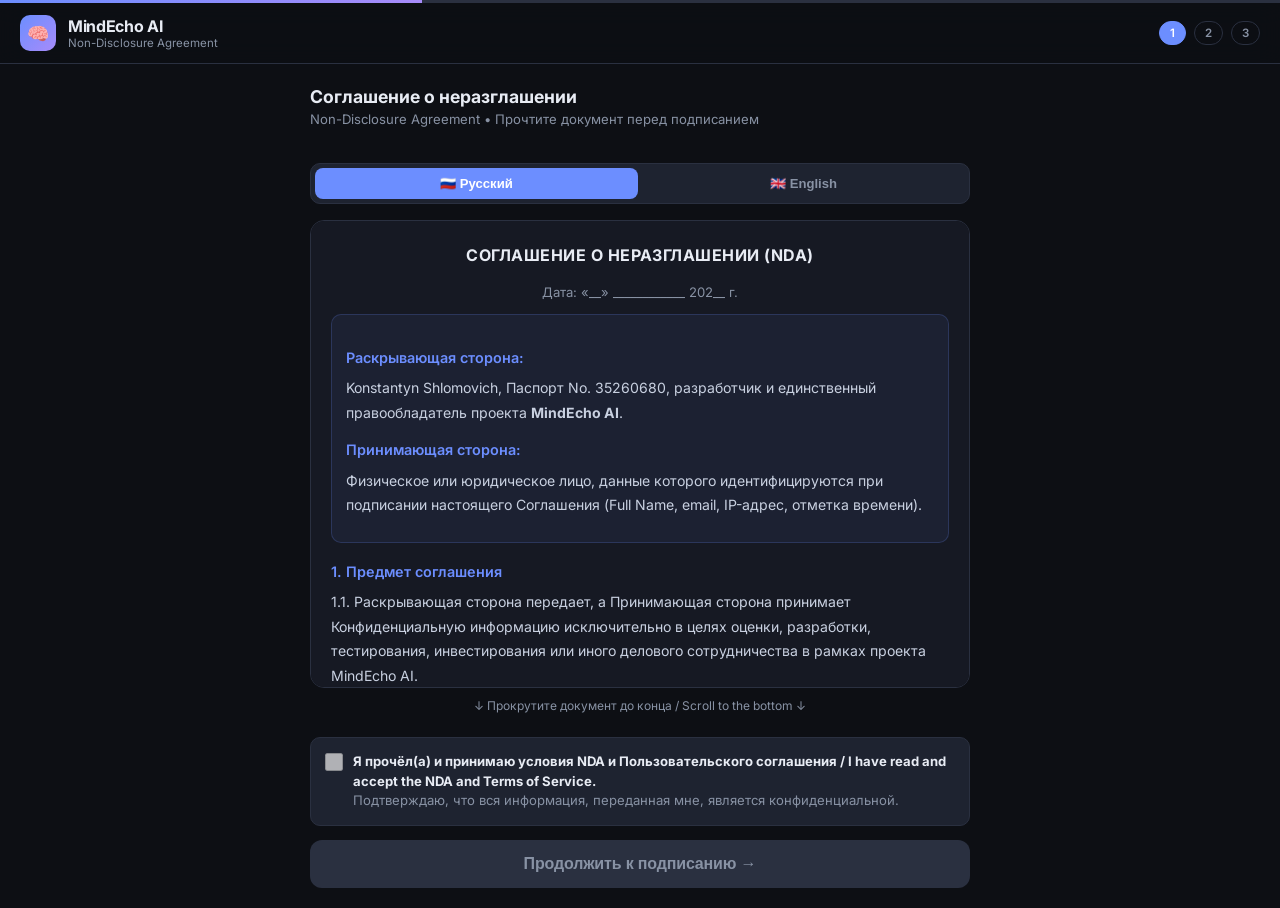
<file: nda-signature/SignaturePage.html>
<!DOCTYPE html>
<html lang="ru">
<head>
<meta charset="UTF-8">
<meta name="viewport" content="width=device-width, initial-scale=1.0, maximum-scale=1.0, user-scalable=no">
<title>MindEcho AI — NDA</title>
<link href="https://fonts.googleapis.com/css2?family=Inter:ital,wght@0,400;0,500;0,600;0,700;1,400&display=swap" rel="stylesheet">
<style>
:root {
  --bg:       #0d0f14;
  --surface:  #161923;
  --surface2: #1e2330;
  --border:   #2a3040;
  --accent:   #6c8eff;
  --accent2:  #a78bfa;
  --success:  #34d399;
  --danger:   #f87171;
  --text:     #e8ecf4;
  --muted:    #8892a4;
  --radius:   14px;
}
*{box-sizing:border-box;margin:0;padding:0;-webkit-tap-highlight-color:transparent}
html,body{height:100%;background:var(--bg);color:var(--text);font-family:'Inter',system-ui,sans-serif;overscroll-behavior:none}

/* ── PROGRESS BAR ── */
.progress-bar-wrap{position:fixed;top:0;left:0;right:0;z-index:100;height:3px;background:var(--border)}
.progress-bar{height:100%;background:linear-gradient(90deg,var(--accent),var(--accent2));transition:width .4s ease}

/* ── HEADER ── */
.top-header{position:fixed;top:3px;left:0;right:0;z-index:99;
  background:rgba(13,15,20,.92);backdrop-filter:blur(12px);
  border-bottom:1px solid var(--border);padding:12px 20px;
  display:flex;align-items:center;gap:12px}
.logo-icon{width:36px;height:36px;border-radius:10px;
  background:linear-gradient(135deg,var(--accent),var(--accent2));
  display:flex;align-items:center;justify-content:center;font-size:18px;flex-shrink:0}
.logo-text h1{font-size:1rem;font-weight:700;letter-spacing:-.02em}
.logo-text p{font-size:.72rem;color:var(--muted)}

.step-pills{display:flex;gap:8px;margin-left:auto}
.step-pill{padding:4px 10px;border-radius:20px;font-size:.72rem;font-weight:600;
  border:1px solid var(--border);color:var(--muted);transition:.3s}
.step-pill.active{background:var(--accent);border-color:var(--accent);color:#fff}
.step-pill.done{background:var(--success);border-color:var(--success);color:#fff}

/* ── MAIN WRAPPER ── */
.main{padding-top:66px;min-height:100vh;display:flex;flex-direction:column}

/* ── SCREENS ── */
.screen{display:none;flex-direction:column;flex:1;padding:20px;max-width:700px;margin:0 auto;width:100%}
.screen.active{display:flex}

/* ── NDA READER ── */
.lang-tabs{display:flex;gap:4px;background:var(--surface2);padding:4px;border-radius:10px;margin-bottom:16px;border:1px solid var(--border)}
.lang-tab{flex:1;padding:8px;text-align:center;border-radius:8px;font-size:.82rem;font-weight:600;cursor:pointer;color:var(--muted);transition:.25s;border:none;background:none}
.lang-tab.active{background:var(--accent);color:#fff}

.nda-scroll{flex:1;background:var(--surface);border:1px solid var(--border);border-radius:var(--radius);
  overflow-y:auto;padding:20px;font-size:.88rem;line-height:1.75;color:#c8d0e0;max-height:52vh;position:relative}
.nda-scroll h2{font-size:1rem;font-weight:700;color:var(--text);margin-bottom:12px;text-align:center;letter-spacing:.03em}
.nda-scroll h3{font-size:.9rem;font-weight:600;color:var(--accent);margin:16px 0 6px}
.nda-scroll p{margin-bottom:10px}
.nda-scroll ul{margin:6px 0 10px 18px}
.nda-scroll li{margin-bottom:4px}
.nda-scroll .highlight-box{background:var(--surface2);border-left:3px solid var(--accent2);
  padding:12px 16px;border-radius:0 8px 8px 0;margin:12px 0;font-style:italic}
.nda-scroll .party-block{background:rgba(108,142,255,.07);border:1px solid rgba(108,142,255,.2);
  border-radius:10px;padding:14px;margin:10px 0}

.scroll-hint{text-align:center;padding:10px;font-size:.75rem;color:var(--muted);display:flex;align-items:center;justify-content:center;gap:6px}
.scroll-hint.hidden{display:none}
.scroll-check{margin:14px 0;display:flex;align-items:flex-start;gap:10px;padding:14px;
  background:var(--surface2);border:1px solid var(--border);border-radius:10px;cursor:pointer}
.scroll-check input{width:18px;height:18px;accent-color:var(--accent);flex-shrink:0;margin-top:1px;cursor:pointer}
.scroll-check label{font-size:.82rem;line-height:1.5;color:var(--muted);cursor:pointer}
.scroll-check label b{color:var(--text)}

/* ── FORM ── */
.section-title{font-size:1.1rem;font-weight:700;margin-bottom:4px}
.section-sub{font-size:.82rem;color:var(--muted);margin-bottom:20px}
.form-row{display:grid;gap:14px;margin-bottom:14px}
@media(min-width:560px){.form-row.two{grid-template-columns:1fr 1fr}}
.field label{display:block;font-size:.78rem;font-weight:600;color:var(--muted);margin-bottom:6px;letter-spacing:.04em;text-transform:uppercase}
.field input{width:100%;padding:13px 16px;background:var(--surface);border:1px solid var(--border);
  border-radius:10px;color:var(--text);font-size:.95rem;outline:none;transition:.2s;font-family:inherit}
.field input:focus{border-color:var(--accent);box-shadow:0 0 0 3px rgba(108,142,255,.15)}
.field input::placeholder{color:var(--muted)}

/* ── CANVAS ── */
.canvas-wrap{border:1.5px dashed var(--border);border-radius:12px;overflow:hidden;
  background:#ffffff;touch-action:none;user-select:none;position:relative;margin-bottom:8px}
#signatureCanvas{display:block;width:100%;height:160px;cursor:crosshair}
.canvas-footer{display:flex;justify-content:space-between;align-items:center;margin-bottom:18px}
.btn-clear{background:none;border:none;color:var(--danger);font-size:.82rem;font-weight:600;cursor:pointer;padding:4px}
.canvas-label{font-size:.78rem;font-weight:600;color:var(--muted);letter-spacing:.04em;text-transform:uppercase;margin-bottom:8px}

/* ── BUTTONS ── */
.btn-primary{width:100%;padding:15px;background:linear-gradient(135deg,var(--accent),var(--accent2));
  color:#fff;border:none;border-radius:12px;font-size:1rem;font-weight:700;cursor:pointer;
  display:flex;align-items:center;justify-content:center;gap:8px;transition:.2s;
  letter-spacing:-.01em;box-shadow:0 8px 24px rgba(108,142,255,.3)}
.btn-primary:hover{transform:translateY(-1px);box-shadow:0 12px 32px rgba(108,142,255,.4)}
.btn-primary:disabled{background:#2a3040;color:var(--muted);cursor:not-allowed;transform:none;box-shadow:none}
.btn-outline{width:100%;padding:13px;background:transparent;color:var(--accent);
  border:1.5px solid var(--accent);border-radius:12px;font-size:.95rem;font-weight:600;
  cursor:pointer;transition:.2s;margin-top:12px}
.btn-outline:hover{background:rgba(108,142,255,.1)}

/* ── SPINNER ── */
.spinner{width:20px;height:20px;border:3px solid rgba(255,255,255,.3);
  border-radius:50%;border-top-color:#fff;animation:spin .8s linear infinite;display:none}
@keyframes spin{to{transform:rotate(360deg)}}

/* ── STATUS ── */
.status-box{display:none;padding:14px 16px;border-radius:10px;font-size:.88rem;text-align:center;margin-top:12px}
.status-ok{background:rgba(52,211,153,.12);border:1px solid rgba(52,211,153,.3);color:var(--success)}
.status-err{background:rgba(248,113,113,.12);border:1px solid rgba(248,113,113,.3);color:var(--danger)}

/* ── SUCCESS SCREEN ── */
.success-card{flex:1;display:flex;flex-direction:column;align-items:center;justify-content:center;text-align:center;gap:16px}
.success-icon{width:80px;height:80px;border-radius:50%;background:linear-gradient(135deg,var(--success),#059669);
  display:flex;align-items:center;justify-content:center;font-size:36px;animation:pop .5s ease}
@keyframes pop{0%{transform:scale(0)}60%{transform:scale(1.15)}100%{transform:scale(1)}}
.success-title{font-size:1.4rem;font-weight:700}
.success-sub{font-size:.88rem;color:var(--muted);max-width:320px;line-height:1.6}
.btn-next{padding:14px 32px;background:linear-gradient(135deg,var(--accent),var(--accent2));
  color:#fff;border:none;border-radius:12px;font-size:1rem;font-weight:700;cursor:pointer;
  text-decoration:none;display:inline-block;margin-top:8px;
  box-shadow:0 8px 24px rgba(108,142,255,.35)}

/* ── SCROLLBAR ── */
.nda-scroll::-webkit-scrollbar{width:5px}
.nda-scroll::-webkit-scrollbar-track{background:transparent}
.nda-scroll::-webkit-scrollbar-thumb{background:var(--border);border-radius:99px}
</style>
</head>
<body>

<div class="progress-bar-wrap"><div class="progress-bar" id="progressBar" style="width:33%"></div></div>

<div class="top-header">
  <div class="logo-icon">🧠</div>
  <div class="logo-text">
    <h1>MindEcho AI</h1>
    <p>Non-Disclosure Agreement</p>
  </div>
  <div class="step-pills">
    <div class="step-pill active" id="pill1">1</div>
    <div class="step-pill" id="pill2">2</div>
    <div class="step-pill" id="pill3">3</div>
  </div>
</div>

<div class="main">

  <!-- ══════════════════════════════════════
       STEP 1: Read the NDA
  ══════════════════════════════════════ -->
  <div class="screen active" id="step1">
    <div style="margin-bottom:16px">
      <div class="section-title">Соглашение о неразглашении</div>
      <div class="section-sub">Non-Disclosure Agreement • Прочтите документ перед подписанием</div>
    </div>

    <!-- Language Tabs -->
    <div class="lang-tabs">
      <button class="lang-tab active" id="tabRU" onclick="switchLang('ru')">🇷🇺 Русский</button>
      <button class="lang-tab" id="tabEN" onclick="switchLang('en')">🇬🇧 English</button>
    </div>

    <!-- NDA Text Scroll Box -->
    <div class="nda-scroll" id="ndaScroll">

      <!-- ===== RUSSIAN VERSION ===== -->
      <div id="langRU">
        <h2>СОГЛАШЕНИЕ О НЕРАЗГЛАШЕНИИ (NDA)</h2>
        <p style="text-align:center;color:var(--muted);font-size:.82rem">Дата: «__» ____________ 202__ г.</p>

        <div class="party-block">
          <h3>Раскрывающая сторона:</h3>
          <p>Konstantyn Shlomovich, Паспорт No. 35260680, разработчик и единственный правообладатель проекта <b>MindEcho AI</b>.</p>
          <h3 style="margin-top:12px">Принимающая сторона:</h3>
          <p>Физическое или юридическое лицо, данные которого идентифицируются при подписании настоящего Соглашения (Full Name, email, IP-адрес, отметка времени).</p>
        </div>

        <h3>1. Предмет соглашения</h3>
        <p>1.1. Раскрывающая сторона передает, а Принимающая сторона принимает Конфиденциальную информацию исключительно в целях оценки, разработки, тестирования, инвестирования или иного делового сотрудничества в рамках проекта MindEcho AI.</p>
        <p>1.2. <b>MindEcho AI</b> — специализированная технологическая экосистема и AI-платформа для психологической фасилитации, гармонизации семейных отношений и развития эмоционального интеллекта у детей. Продукт включает:</p>
        <ul>
          <li>Алгоритмы генерации персональных рекомендаций по взаимодействию между родителями и детьми;</li>
          <li>Модули медитативных и релаксационных практик;</li>
          <li>Инструменты клонирования и синтеза речи (голоса родителей).</li>
        </ul>

        <h3>2. Конфиденциальная информация</h3>
        <p>2.1. Под «Конфиденциальной информацией» понимаются любые сведения в устной, письменной или электронной форме, включая:</p>
        <ul>
          <li>Исходный код, архитектуру, алгоритмы и промпты AI-моделей;</li>
          <li>Архитектуру системы клонирования и синтеза голоса и пользовательские голосовые данные;</li>
          <li>Бизнес-планы, финансовые модели, маркетинговые стратегии, списки инвесторов и партнёров;</li>
          <li>Дизайн интерфейсов, юридическую документацию и внутренние инструкции проекта MindEcho AI.</li>
        </ul>

        <h3>3. Обязательства принимающей стороны</h3>
        <p>3.1. Сохранять Конфиденциальную информацию в строгой тайне и принимать все необходимые меры для её защиты от несанкционированного доступа.</p>
        <p>3.2. Не использовать Конфиденциальную информацию для создания собственных аналогичных продуктов без письменного согласия Раскрывающей стороны.</p>
        <p>3.3. Не копировать, не воспроизводить и не передавать Конфиденциальную информацию третьим лицам.</p>

        <h3>4. Электронная подпись и идентификация</h3>
        <p>4.1. Стороны признают, что настоящее Соглашение заключается в электронной форме и имеет полную юридическую силу (Простая Электронная Подпись — ПЭП).</p>
        <p>4.2. Идентификация осуществляется по комбинации: ФИО + Email + IP-адрес + Timestamp + графическая подпись.</p>
        <p>4.3. Акцепт Соглашения происходит путём проставления графической подписи в электронной форме и нажатия кнопки подтверждения.</p>

        <h3>5. Ответственность и срок действия</h3>
        <p>5.1. За нарушение условий Принимающая сторона несёт ответственность по международному законодательству и возмещает все причинённые убытки в их фактическом размере.</p>
        <p>5.2. Настоящее Соглашение вступает в силу с момента акцепта и действует в течение <b>4 (четырёх) лет</b> с момента раскрытия Конфиденциальной информации.</p>

        <div class="highlight-box">
          Записанные в электронный реестр ФИО, email, IP-адрес, дата и время (Timestamp) и подтверждение согласия образуют полноценный цифровой след, имеющий силу Простой Электронной Подписи.
        </div>

        <div class="party-block">
          <h3>Также входит: Пользовательское Соглашение (Terms of Service)</h3>
          <p>Сервис MindEcho AI предоставляется в информационных, образовательных и фасилитационных целях. Сервис <b>не является</b> медицинской, психологической или психотерапевтической помощью, не ставит диагнозов и не заменяет консультаций специалистов.</p>
          <p style="margin-top:8px">Пользователь принимает на себя полную ответственность за применение советов, медитаций и сгенерированных материалов. Использование биометрических голосовых данных допускается при наличии законных прав на них.</p>
          <p style="margin-top:8px">В максимальной степени, допускаемой законом, <b>Konstantyn Shlomovich и MindEcho AI</b> не несут ответственности за прямые, косвенные или случайные убытки, психологический дискомфорт или конфликтные ситуации.</p>
          <p style="margin-top:8px">Настоящее Соглашение вступает в силу с момента акцепта и действует <b>бессрочно</b> на протяжении всего периода использования Сервиса.</p>
        </div>
      </div>

      <!-- ===== ENGLISH VERSION ===== -->
      <div id="langEN" style="display:none">
        <h2>NON-DISCLOSURE AGREEMENT (NDA)</h2>
        <p style="text-align:center;color:var(--muted);font-size:.82rem">Date: "__" ____________ 202__</p>

        <div class="party-block">
          <h3>Disclosing Party:</h3>
          <p>Konstantyn Shlomovich, Passport No. 35260680, developer and sole rights holder of <b>MindEcho AI</b>.</p>
          <h3 style="margin-top:12px">Receiving Party:</h3>
          <p>An individual or legal entity whose identity is established upon signing this Agreement (Full Name, email address, IP address, and timestamp).</p>
        </div>

        <h3>1. Subject of the Agreement</h3>
        <p>1.1. The Disclosing Party transfers, and the Receiving Party accepts, Confidential Information solely for evaluation, development, testing, investment, or other business collaboration within MindEcho AI.</p>
        <p>1.2. <b>MindEcho AI</b> is a technological ecosystem and AI platform designed for psychological facilitation, family relationship harmonization, and emotional intelligence development in children. Features include:</p>
        <ul>
          <li>AI-generated personalized recommendations on parent-child interactions;</li>
          <li>Customized meditation and relaxation modules;</li>
          <li>Voice cloning and speech synthesis tools (parents' voices).</li>
        </ul>

        <h3>2. Confidential Information</h3>
        <p>2.1. "Confidential Information" means any information in oral, written, or electronic form, including:</p>
        <ul>
          <li>Source code, architecture, algorithms, and AI model prompts;</li>
          <li>Voice cloning system architecture and user voice data;</li>
          <li>Business plans, financial models, marketing strategies, investor and partner lists;</li>
          <li>UI design, legal documentation, and internal MindEcho AI project instructions.</li>
        </ul>

        <h3>3. Obligations of the Receiving Party</h3>
        <p>3.1. Keep Confidential Information in strict confidence and take all measures to protect it from unauthorized access.</p>
        <p>3.2. Not use Confidential Information to create similar products without prior written consent of the Disclosing Party.</p>
        <p>3.3. Not copy, reproduce, or transfer Confidential Information to third parties except as required by law.</p>

        <h3>4. Electronic Signature & Identification</h3>
        <p>4.1. The Parties acknowledge this Agreement is executed in electronic form and has full legal force (Simple Electronic Signature).</p>
        <p>4.2. Identification is based on: Full Name + Email + IP address + Timestamp + handwritten electronic signature.</p>
        <p>4.3. Acceptance occurs by placing a graphic signature in the electronic form and clicking the confirmation button.</p>

        <h3>5. Liability & Duration</h3>
        <p>5.1. For breach, the Receiving Party is liable under applicable international law and shall compensate all actual losses.</p>
        <p>5.2. This Agreement enters into force upon acceptance and remains in effect for <b>4 (four) years</b> from the date of disclosure.</p>

        <div class="highlight-box">
          Recording Full Name, email, IP address, exact timestamp, and confirmation of consent into an electronic register constitutes a valid digital footprint with the legal status of a Simple Electronic Signature.
        </div>

        <div class="party-block">
          <h3>Also included: Terms of Service</h3>
          <p>MindEcho AI is provided strictly for educational, informational, and entertainment purposes. It is <b>NOT</b> a medical, clinical, psychological, or psychiatric service. It does not provide diagnoses or substitute professional advice.</p>
          <p style="margin-top:8px">You accept full responsibility for implementing any recommendations, meditations, or generated content. You warrant legal rights over any voice data uploaded.</p>
          <p style="margin-top:8px">To the maximum extent permitted by law, <b>Konstantyn Shlomovich and MindEcho AI</b> shall not be liable for any direct, indirect, incidental, or consequential damages.</p>
          <p style="margin-top:8px">This Agreement shall remain in full force and effect <b>indefinitely</b> for the entire duration of your use of the Service.</p>
        </div>
      </div>

    </div><!-- /nda-scroll -->

    <div class="scroll-hint" id="scrollHint">
      ↓ Прокрутите документ до конца / Scroll to the bottom ↓
    </div>

    <div class="scroll-check">
      <input type="checkbox" id="readCheck" disabled>
      <label for="readCheck"><b>Я прочёл(а) и принимаю условия NDA и Пользовательского соглашения / I have read and accept the NDA and Terms of Service.</b><br>Подтверждаю, что вся информация, переданная мне, является конфиденциальной.</label>
    </div>

    <button class="btn-primary" id="btn1" onclick="goToStep2()" disabled>
      Продолжить к подписанию →
    </button>
  </div>

  <!-- ══════════════════════════════════════
       STEP 2: Fill form & Sign
  ══════════════════════════════════════ -->
  <div class="screen" id="step2">
    <div style="margin-bottom:20px">
      <div class="section-title">Данные и подпись</div>
      <div class="section-sub">Your details & Signature • Введите ваши данные и распишитесь</div>
    </div>

    <div class="form-row two">
      <div class="field">
        <label>Ваше ФИО / Full Name *</label>
        <input type="text" id="fullName" placeholder="Иванов Иван / John Smith" required>
      </div>
      <div class="field">
        <label>Email *</label>
        <input type="email" id="emailField" placeholder="example@email.com" required>
      </div>
    </div>

    <div class="canvas-label">Подпись пальцем или мышкой / Sign below *</div>
    <div class="canvas-wrap">
      <canvas id="signatureCanvas"></canvas>
    </div>
    <div class="canvas-footer">
      <span style="font-size:.75rem;color:var(--muted)">Распишитесь в поле выше / Sign above</span>
      <button class="btn-clear" id="btnClear" onclick="clearCanvas()">✕ Очистить / Clear</button>
    </div>

    <div id="statusBox" class="status-box"></div>

    <button class="btn-primary" id="btnSubmit" onclick="submitSignature()">
      <div class="spinner" id="spinner"></div>
      <span id="btnTxt">✅ Подписать и продолжить / Sign & Continue</span>
    </button>

    <button class="btn-outline" onclick="goToStep1()">← Вернуться к тексту / Back</button>
  </div>

  <!-- ══════════════════════════════════════
       STEP 3: Success
  ══════════════════════════════════════ -->
  <div class="screen" id="step3">
    <div class="success-card">
      <div class="success-icon">✅</div>
      <div>
        <div class="success-title">Подписано! / Signed!</div>
        <div style="font-size:.82rem;color:var(--accent);margin-top:4px" id="signerName"></div>
      </div>
      <div class="success-sub">
        Ваш подписанный документ сохранён на Google Диске.<br>
        Your signed NDA has been saved to Google Drive.<br><br>
        Нажмите ниже, чтобы открыть следующий документ о <b>MindEcho AI</b>:
      </div>
      <a href="<?= nextDocUrl ?>" target="_blank" class="btn-next">
        🚀 Открыть документ MindEcho AI
      </a>
      <div style="font-size:.75rem;color:var(--muted);margin-top:4px">Open MindEcho AI document</div>
    </div>
  </div>

</div><!-- /main -->

<script>
// ─── State ───
let hasSigned    = false;
let hasScrolled  = false;
let currentLang  = 'ru';
const nextDocUrl = '<?= nextDocUrl ?>';

// ─── Language switch ───
function switchLang(lang) {
  currentLang = lang;
  document.getElementById('langRU').style.display = lang === 'ru' ? '' : 'none';
  document.getElementById('langEN').style.display = lang === 'en' ? '' : 'none';
  document.getElementById('tabRU').classList.toggle('active', lang === 'ru');
  document.getElementById('tabEN').classList.toggle('active', lang === 'en');
  // Reset scroll check when switching language
  const box = document.getElementById('ndaScroll');
  box.scrollTop = 0;
  hasScrolled = false;
  updateScrollState();
}

// ─── Scroll detection ───
function updateScrollState() {
  const box   = document.getElementById('ndaScroll');
  const ratio = box.scrollTop / (box.scrollHeight - box.clientHeight);
  if (ratio > 0.92) {
    hasScrolled = true;
    document.getElementById('scrollHint').classList.add('hidden');
    document.getElementById('readCheck').disabled = false;
  }
  updateBtn1();
}

function updateBtn1() {
  const checked = document.getElementById('readCheck').checked;
  document.getElementById('btn1').disabled = !(hasScrolled && checked);
}

document.getElementById('ndaScroll').addEventListener('scroll', updateScrollState);
document.getElementById('readCheck').addEventListener('change', updateBtn1);

// ─── Navigation ───
function goToStep2() {
  document.getElementById('step1').classList.remove('active');
  document.getElementById('step2').classList.add('active');
  document.getElementById('pill1').className = 'step-pill done';
  document.getElementById('pill2').className = 'step-pill active';
  document.getElementById('progressBar').style.width = '66%';
  setTimeout(resizeCanvas, 80);
}

function goToStep1() {
  document.getElementById('step2').classList.remove('active');
  document.getElementById('step1').classList.add('active');
  document.getElementById('pill1').className = 'step-pill active';
  document.getElementById('pill2').className = 'step-pill';
  document.getElementById('progressBar').style.width = '33%';
}

function goToStep3(fullName) {
  document.getElementById('step2').classList.remove('active');
  document.getElementById('step3').classList.add('active');
  document.getElementById('pill2').className = 'step-pill done';
  document.getElementById('pill3').className = 'step-pill done';
  document.getElementById('progressBar').style.width = '100%';
  document.getElementById('signerName').textContent = fullName;
}

// ─── Canvas signature ───
const canvas = document.getElementById('signatureCanvas');
const ctx    = canvas.getContext('2d');
let drawing  = false;

function resizeCanvas() {
  const ratio = Math.max(window.devicePixelRatio || 1, 1);
  const rect  = canvas.getBoundingClientRect();
  const saved = canvas.toDataURL();
  canvas.width  = rect.width  * ratio;
  canvas.height = rect.height * ratio;
  ctx.scale(ratio, ratio);
  ctx.lineWidth   = 2.8;
  ctx.lineCap     = 'round';
  ctx.lineJoin    = 'round';
  ctx.strokeStyle = '#1a1a2e';
  // Restore drawn signature after resize
  if (hasSigned) {
    const img = new Image();
    img.onload = () => ctx.drawImage(img, 0, 0, rect.width, rect.height);
    img.src = saved;
  }
}

function getXY(e) {
  const r = canvas.getBoundingClientRect();
  if (e.touches && e.touches.length) {
    return { x: e.touches[0].clientX - r.left, y: e.touches[0].clientY - r.top };
  }
  return { x: e.clientX - r.left, y: e.clientY - r.top };
}

canvas.addEventListener('mousedown',  e => { drawing = true; hasSigned = true; ctx.beginPath(); const p=getXY(e); ctx.moveTo(p.x,p.y); });
canvas.addEventListener('mousemove',  e => { if (!drawing) return; const p=getXY(e); ctx.lineTo(p.x,p.y); ctx.stroke(); });
canvas.addEventListener('mouseup',    () => drawing = false);
canvas.addEventListener('mouseleave', () => drawing = false);
canvas.addEventListener('touchstart', e => { e.preventDefault(); drawing=true; hasSigned=true; ctx.beginPath(); const p=getXY(e); ctx.moveTo(p.x,p.y); }, {passive:false});
canvas.addEventListener('touchmove',  e => { e.preventDefault(); if (!drawing) return; const p=getXY(e); ctx.lineTo(p.x,p.y); ctx.stroke(); }, {passive:false});
canvas.addEventListener('touchend',   () => drawing = false);

function clearCanvas() {
  ctx.clearRect(0, 0, canvas.width, canvas.height);
  hasSigned = false;
}

window.addEventListener('resize', resizeCanvas);
setTimeout(resizeCanvas, 100);

// ─── Submit ───
function submitSignature() {
  const fullName = document.getElementById('fullName').value.trim();
  const email    = document.getElementById('emailField').value.trim();

  if (!fullName) { showStatus('err', 'Введите ваше ФИО / Please enter your full name.'); return; }
  if (!email || !email.includes('@')) { showStatus('err', 'Введите корректный email / Enter a valid email.'); return; }
  if (!hasSigned) { showStatus('err', 'Пожалуйста, поставьте подпись / Please sign in the field above.'); return; }

  // Loading state
  const btn = document.getElementById('btnSubmit');
  btn.disabled = true;
  document.getElementById('spinner').style.display = 'block';
  document.getElementById('btnTxt').textContent = 'Сохранение...';
  document.getElementById('statusBox').style.display = 'none';

  const payload = {
    fullName:        fullName,
    email:           email,
    signatureBase64: canvas.toDataURL('image/png'),
    nextDocUrl:      nextDocUrl
  };

  google.script.run
    .withSuccessHandler(function(res) {
      if (res.success) {
        goToStep3(fullName);
      } else {
        btn.disabled = false;
        document.getElementById('spinner').style.display = 'none';
        document.getElementById('btnTxt').textContent = '✅ Подписать и продолжить / Sign & Continue';
        showStatus('err', 'Ошибка: ' + res.error);
      }
    })
    .withFailureHandler(function(err) {
      btn.disabled = false;
      document.getElementById('spinner').style.display = 'none';
      document.getElementById('btnTxt').textContent = '✅ Подписать и продолжить / Sign & Continue';
      showStatus('err', 'Ошибка сервера: ' + err.message);
    })
    .processSignature(payload);
}

function showStatus(type, msg) {
  const box = document.getElementById('statusBox');
  box.className = 'status-box ' + (type === 'ok' ? 'status-ok' : 'status-err');
  box.textContent = msg;
  box.style.display = 'block';
}
</script>

</body>
</html>
</file>
